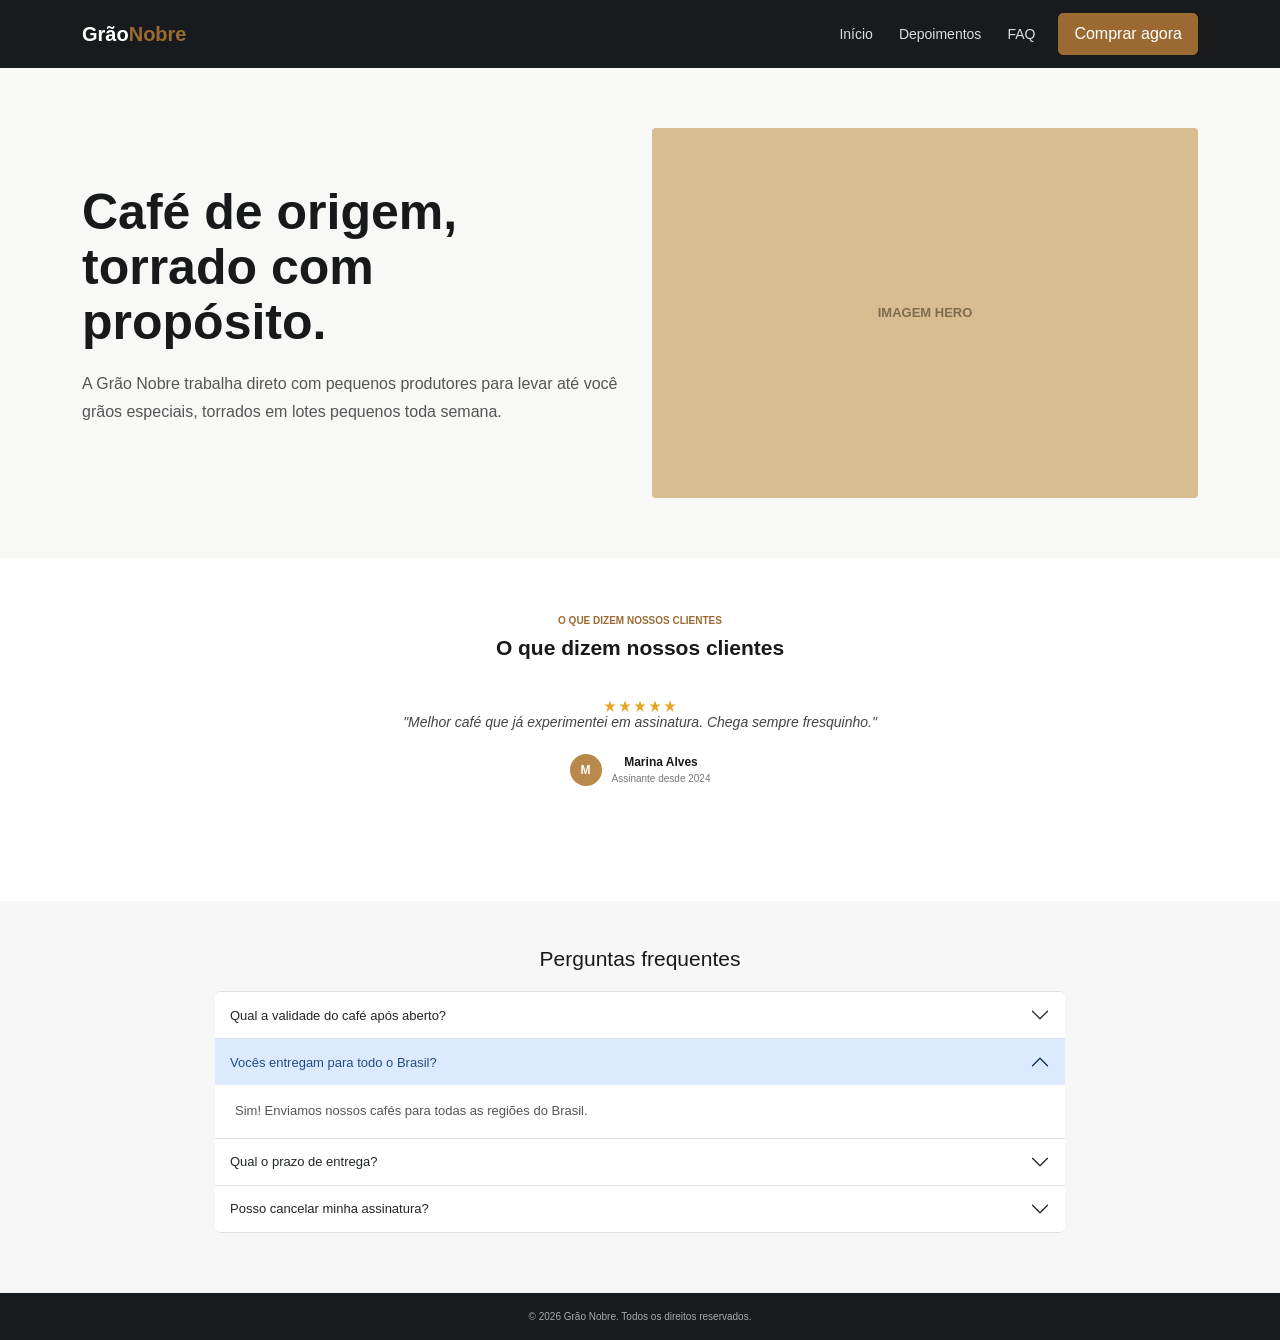
<file: bootstrap - Grão Nobre/index.html>
<!DOCTYPE html>
<html lang="pt-BR">
<head>
    <meta charset="UTF-8">
    <meta name="viewport" content="width=device-width, initial-scale=1.0">
    <title>Grão Nobre</title>
    <link 
        href="https://cdn.jsdelivr.net/npm/bootstrap@5.3.3/dist/css/bootstrap.min.css" rel="stylesheet">
    <link rel="stylesheet" href="style.css">
</head>
<body>

    <nav class="navbar navbar-expand-lg navbar-dark navbar-custom">

        <div class="container">

            <a class="navbar-brand logo" href="#inicio">
                Grão<span>Nobre</span>
            </a>

            <button 
                class="navbar-toggler"
                type="button"
                data-bs-toggle="collapse"
                data-bs-target="#menuNavbar">

                <span class="navbar-toggler-icon"></span>

            </button>

            <div class="collapse navbar-collapse" id="menuNavbar">

                <ul class="navbar-nav ms-auto align-items-lg-center">

                    <li class="nav-item">
                        <a class="nav-link" href="#inicio">
                            Início
                        </a>
                    </li>

                    <li class="nav-item">
                        <a class="nav-link" href="#depoimentos">
                            Depoimentos
                        </a>
                    </li>

                    <li class="nav-item">
                        <a class="nav-link" href="#faq">
                            FAQ
                        </a>
                    </li>

                    <li class="nav-item">

                        <button 
                            class="btn btn-comprar"
                            data-bs-toggle="modal"
                            data-bs-target="#modalPedido">
                            Comprar agora
                        </button>

                    </li>

                </ul>

            </div>

        </div>

    </nav>

    <section id="inicio" class="hero">

        <div class="container">
            <div class="row align-items-center">
                <div class="col-lg-6">

                    <h1>
                        Café de origem,
                        <br>
                        torrado com propósito.
                    </h1>

                    <p>
                        A Grão Nobre trabalha direto com pequenos
                        produtores para levar até você grãos especiais,
                        torrados em lotes pequenos toda semana.
                    </p>

                </div>

                <div class="col-lg-6">

                    <div class="imagem-hero">

                        <span>
                            IMAGEM HERO
                        </span>

                    </div>

                </div>

            </div>

        </div>

    </section>


    <section id="depoimentos" class="depoimentos">

        <div class="container text-center">

            <p class="titulo-pequeno">
                O QUE DIZEM NOSSOS CLIENTES
            </p>

            <h2>
                O que dizem nossos clientes
            </h2>


            <div 
                id="carouselDepoimentos"
                class="carousel slide"
                data-bs-ride="carousel">

                <div class="carousel-inner">

                    <div class="carousel-item active">

                        <div class="depoimento">

                            <div class="estrelas">
                                <span></span>
                                <span></span>
                                <span></span>
                                <span></span>
                                <span></span>
                            </div>

                            <p class="texto-depoimento">
                                "Melhor café que já experimentei
                                em assinatura. Chega sempre fresquinho."
                            </p>

                            <div class="cliente">

                                <div class="avatar">
                                    M
                                </div>

                                <div>
                                    <strong>
                                        Marina Alves
                                    </strong>

                                    <small>
                                        Assinante desde 2024
                                    </small>
                                </div>

                            </div>

                        </div>

                    </div>

                    <div class="carousel-item">

                        <div class="depoimento">

                            <div class="estrelas">
                                <span></span>
                                <span></span>
                                <span></span>
                                <span></span>
                                <span></span>
                            </div>

                            <p class="texto-depoimento">
                                "O aroma e o sabor são incríveis.
                                Adorei receber o café em casa."
                            </p>

                            <div class="cliente">

                                <div class="avatar">
                                    R
                                </div>

                                <div>

                                    <strong>
                                        Rafael Souza
                                    </strong>

                                    <small>
                                        Cliente desde 2023
                                    </small>

                                </div>

                            </div>

                        </div>

                    </div>

                    <div class="carousel-item">

                        <div class="depoimento">

                            <div class="estrelas">
                                <span></span>
                                <span></span>
                                <span></span>
                                <span></span>
                                <span></span>
                            </div>

                            <p class="texto-depoimento">
                                "Gostei muito da qualidade
                                e da variedade dos grãos."
                            </p>

                            <div class="cliente">

                                <div class="avatar">
                                    A
                                </div>

                                <div>

                                    <strong>
                                        Ana Costa
                                    </strong>

                                    <small>
                                        Cliente desde 2025
                                    </small>

                                </div>

                            </div>

                        </div>

                    </div>

                </div>


                <button 
                    class="carousel-control-prev"
                    type="button"
                    data-bs-target="#carouselDepoimentos"
                    data-bs-slide="prev"
                >

                    <span class="carousel-control-prev-icon"></span>

                    <span class="visually-hidden">
                        Anterior
                    </span>

                </button>


                <button 
                    class="carousel-control-next"
                    type="button"
                    data-bs-target="#carouselDepoimentos"
                    data-bs-slide="next"
                >

                    <span class="carousel-control-next-icon"></span>

                    <span class="visually-hidden">
                        Próximo
                    </span>

                </button>

                <div class="carousel-indicators">

                    <button 
                        type="button"
                        data-bs-target="#carouselDepoimentos"
                        data-bs-slide-to="0"
                        class="active"
                    ></button>

                    <button 
                        type="button"
                        data-bs-target="#carouselDepoimentos"
                        data-bs-slide-to="1"
                    ></button>

                    <button 
                        type="button"
                        data-bs-target="#carouselDepoimentos"
                        data-bs-slide-to="2"
                    ></button>

                </div>

            </div>

        </div>

    </section>


    <section id="faq" class="faq">

        <div class="container">

            <h2>
                Perguntas frequentes
            </h2>

            <div 
                class="accordion"
                id="accordionFAQ"
            >


                <div class="accordion-item">

                    <h3 class="accordion-header">

                        <button 
                            class="accordion-button collapsed"
                            type="button"
                            data-bs-toggle="collapse"
                            data-bs-target="#pergunta1"
                        >
                            Qual a validade do café após aberto?
                        </button>

                    </h3>


                    <div 
                        id="pergunta1"
                        class="accordion-collapse collapse"
                        data-bs-parent="#accordionFAQ"
                    >

                        <div class="accordion-body">

                            Recomendamos consumir o café em
                            até 30 dias após a abertura.

                        </div>

                    </div>

                </div>


                <div class="accordion-item">

                    <h3 class="accordion-header">

                        <button 
                            class="accordion-button"
                            type="button"
                            data-bs-toggle="collapse"
                            data-bs-target="#pergunta2"
                        >
                            Vocês entregam para todo o Brasil?
                        </button>

                    </h3>


                    <div 
                        id="pergunta2"
                        class="accordion-collapse collapse show"
                        data-bs-parent="#accordionFAQ"
                    >

                        <div class="accordion-body">

                            Sim! Enviamos nossos cafés
                            para todas as regiões do Brasil.

                        </div>

                    </div>

                </div>


                <div class="accordion-item">

                    <h3 class="accordion-header">

                        <button 
                            class="accordion-button collapsed"
                            type="button"
                            data-bs-toggle="collapse"
                            data-bs-target="#pergunta3"
                        >
                            Qual o prazo de entrega?
                        </button>

                    </h3>


                    <div 
                        id="pergunta3"
                        class="accordion-collapse collapse"
                        data-bs-parent="#accordionFAQ"
                    >

                        <div class="accordion-body">

                            O prazo depende da região
                            e será informado durante a compra.

                        </div>

                    </div>

                </div>

                <div class="accordion-item">

                    <h3 class="accordion-header">

                        <button 
                            class="accordion-button collapsed"
                            type="button"
                            data-bs-toggle="collapse"
                            data-bs-target="#pergunta4"
                        >
                            Posso cancelar minha assinatura?
                        </button>

                    </h3>


                    <div 
                        id="pergunta4"
                        class="accordion-collapse collapse"
                        data-bs-parent="#accordionFAQ"
                    >

                        <div class="accordion-body">

                            Sim. O cancelamento pode ser
                            solicitado antes do próximo envio.

                        </div>

                    </div>

                </div>

            </div>

        </div>

    </section>


    <footer class="footer">

        <div class="container text-center">

            <p>
                © 2026 Grão Nobre. Todos os direitos reservados.
            </p>

        </div>

    </footer>


    <div 
        class="modal fade"
        id="modalPedido"
        tabindex="-1"
        aria-hidden="true"
    >

        <div class="modal-dialog modal-dialog-centered">

            <div class="modal-content">

                <div class="modal-header">

                    <h2 class="modal-title">
                        Faça seu pedido:
                    </h2>

                    <button 
                        type="button"
                        class="btn-close"
                        data-bs-dismiss="modal"
                    ></button>

                </div>


                <div class="modal-body">


                    <div class="form-check">

                        <input 
                            class="form-check-input"
                            type="checkbox"
                            id="kit"
                        >

                        <label 
                            class="form-check-label"
                            for="kit"
                        >
                            Kit de degustação
                        </label>

                    </div>


                    <div class="form-check">

                        <input 
                            class="form-check-input"
                            type="checkbox"
                            id="pacote250"
                        >

                        <label 
                            class="form-check-label"
                            for="pacote250"
                        >
                            1 pacote de 250g
                        </label>

                    </div>


                    <div class="form-check">

                        <input 
                            class="form-check-input"
                            type="checkbox"
                            id="pacotes"
                        >

                        <label 
                            class="form-check-label"
                            for="pacotes"
                        >
                            5 pacotes de 250g
                        </label>

                    </div>

                </div>

                <div class="modal-footer">

                    <button 
                        type="button"
                        class="btn btn-primary"
                        id="carrinho"
                    >
                        Ir para o carrinho
                    </button>

                </div>

            </div>

        </div>

    </div>

    <script src="https://cdn.jsdelivr.net/npm/bootstrap@5.3.3/dist/js/bootstrap.bundle.min.js"></script>

    <script src="script.js"></script>

</body>

</html>
</file>
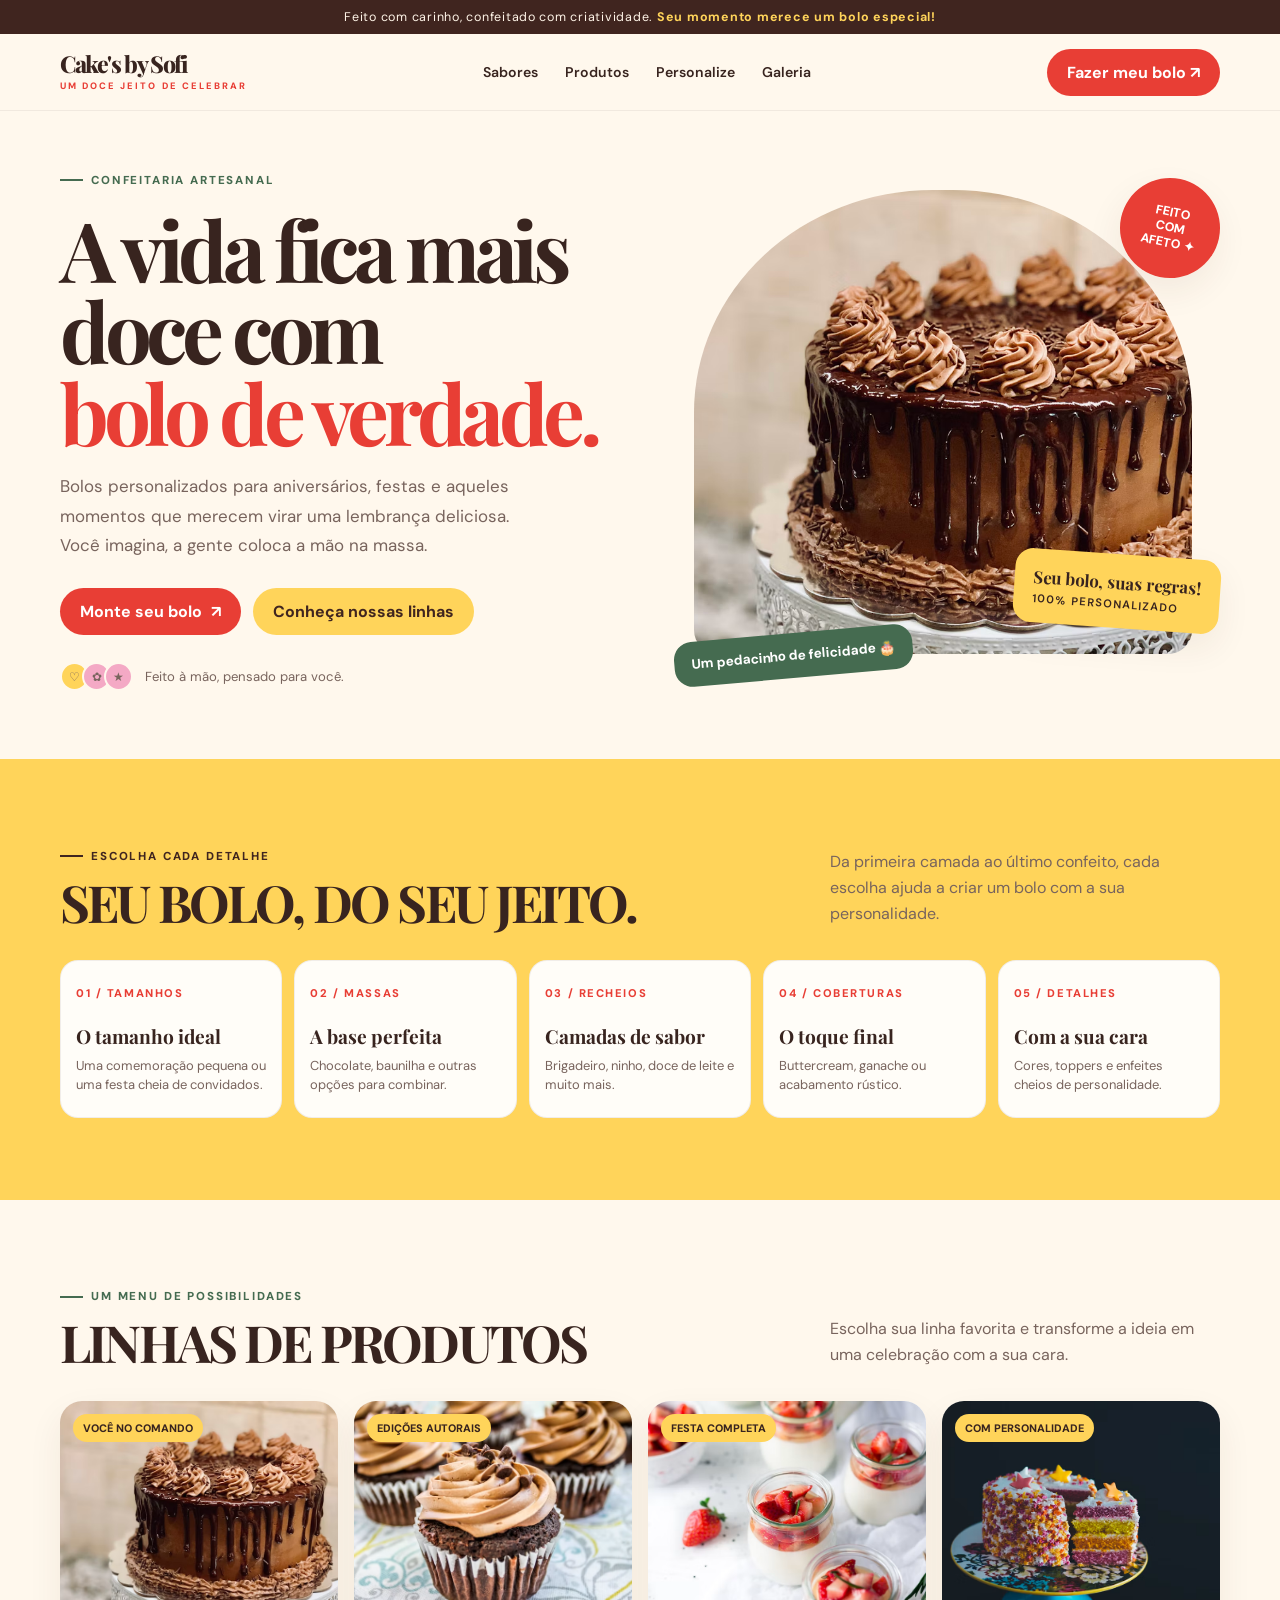
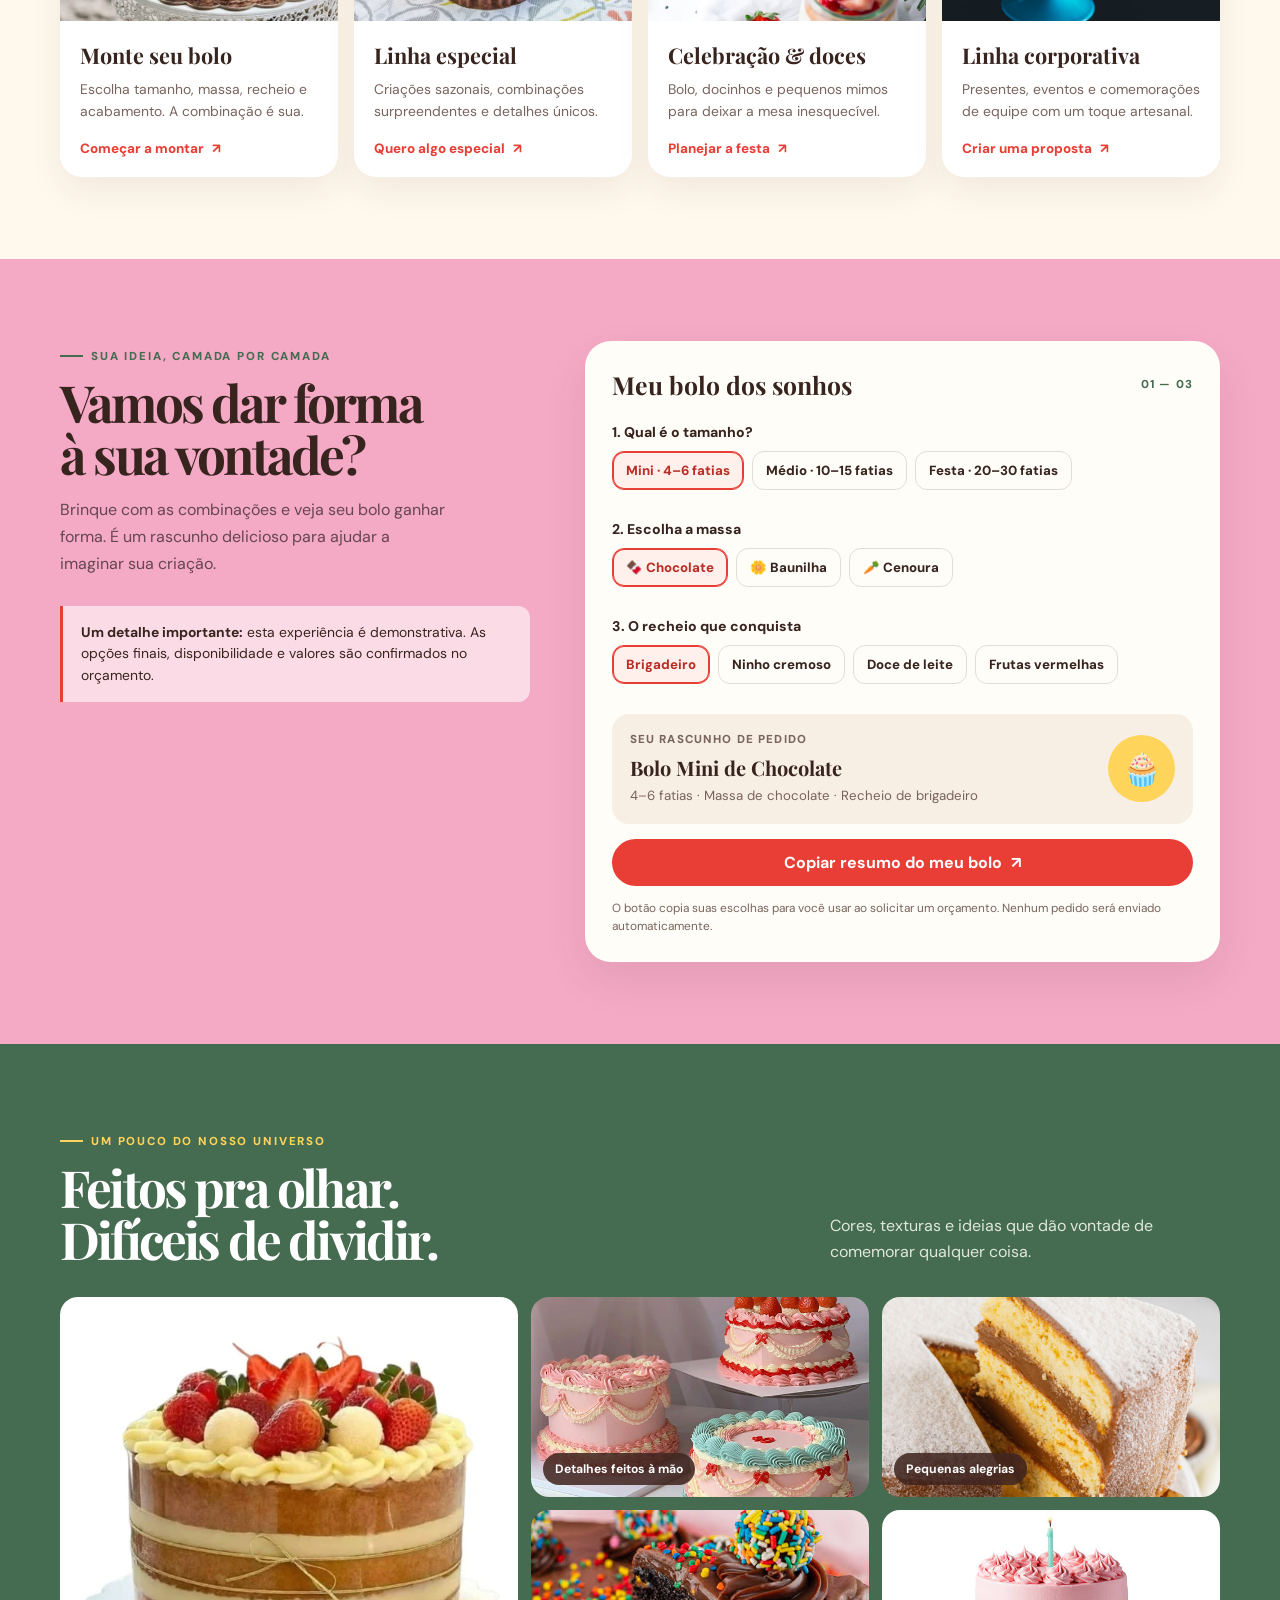
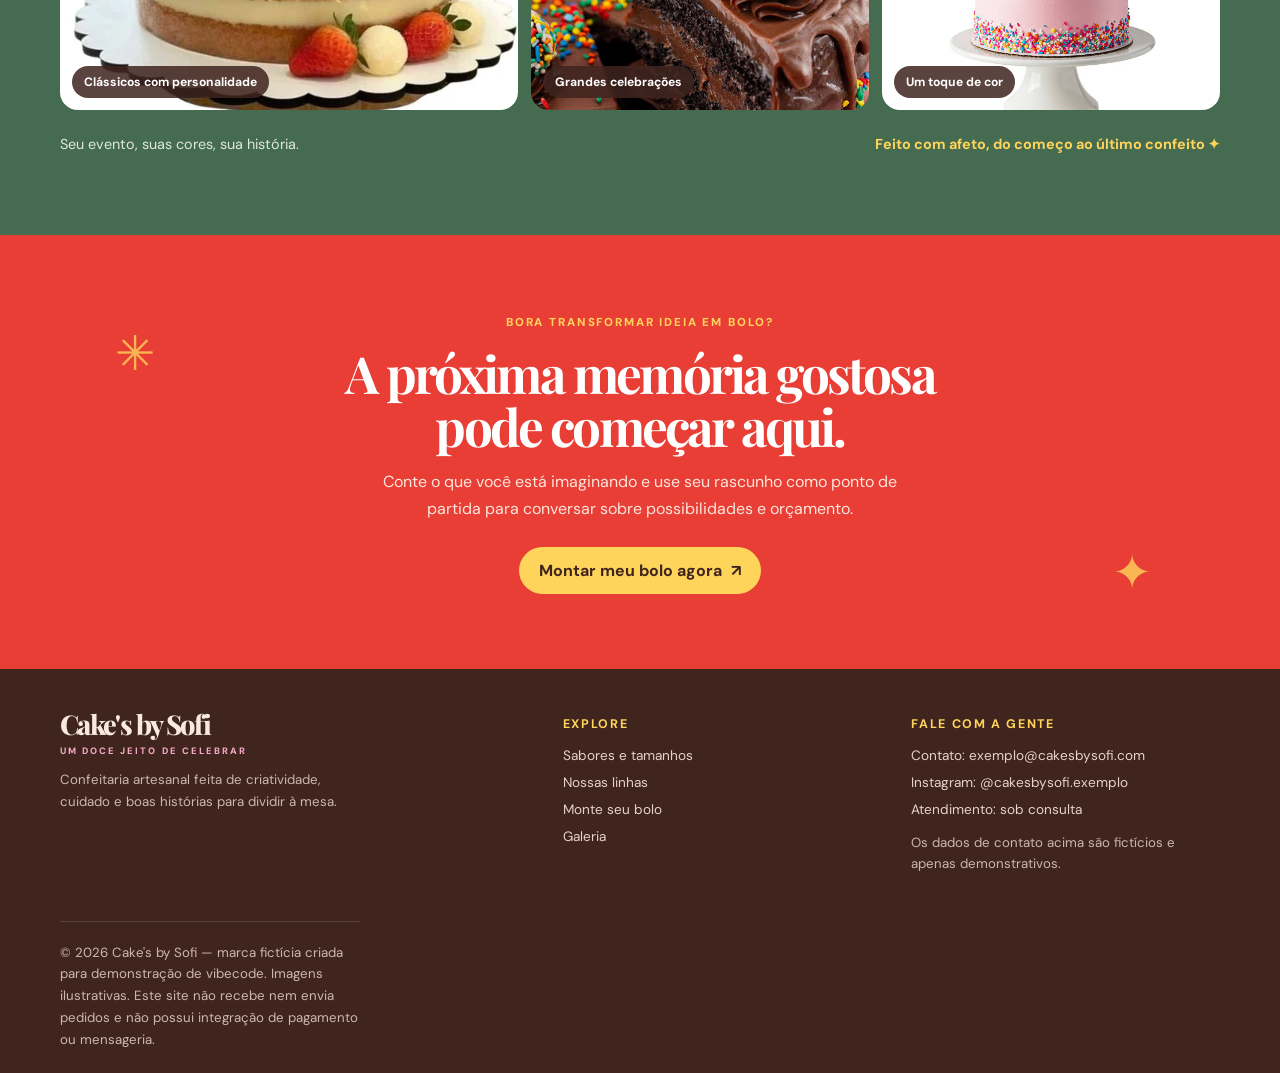
<file: vibecode/index.html>
<!DOCTYPE html>
<html lang="pt-BR">

<head>
    <meta charset="UTF-8">
    <meta name="viewport" content="width=device-width, initial-scale=1.0">
    <title>Cake's by Sofi — Um bolo, mil jeitos de celebrar</title>
    <meta name="description"
        content="Bolos artesanais personalizados para transformar momentos em celebrações deliciosas.">

    <style>
        @import url('https://fonts.googleapis.com/css2?family=DM+Sans:wght@400;500;600;700&family=Playfair+Display:wght@600;700;800&display=swap');

        :root {
            --red: #e83e35;
            --yellow: #ffd45a;
            --pink: #f4a9c5;
            --green: #456b50;
            --brown: #40251f;
            --cream: #fff8ed;
            --white: #fffdf8;
            --ink: #38241f;
            --muted: #78645d;
            --radius: 22px;
            --shadow: 0 14px 35px #40251f12;
        }

        * {
            box-sizing: border-box;
        }

        html {
            scroll-behavior: smooth;
            scroll-padding-top: 85px;
        }

        body {
            margin: 0;
            background: var(--cream);
            color: var(--ink);
            font-family: 'DM Sans', sans-serif;
        }

        a {
            color: inherit;
            text-decoration: none;
        }

        button,
        select {
            font: inherit;
        }

        .wrap {
            width: min(1160px, calc(100% - 40px));
            margin: auto;
        }

        .topbar {
            background: var(--brown);
            color: #fff5e8;
            text-align: center;
            padding: 9px 12px;
            font-size: .78rem;
            letter-spacing: .06em;
        }

        .topbar b {
            color: var(--yellow);
        }

        header {
            position: sticky;
            top: 0;
            z-index: 20;
            background: #fff8edeb;
            backdrop-filter: blur(12px);
            border-bottom: 1px solid #40251f12;
        }

        .nav {
            height: 76px;
            display: flex;
            align-items: center;
            justify-content: space-between;
            gap: 22px;
        }

        .logo {
            font-family: 'Playfair Display', serif;
            font-size: 1.45rem;
            font-weight: 800;
            letter-spacing: -.06em;
            line-height: .9;
        }

        .logo span {
            display: block;
            color: var(--red);
            font-family: 'DM Sans', sans-serif;
            font-size: .58rem;
            letter-spacing: .22em;
            text-transform: uppercase;
            margin-top: 7px;
        }

        .navlinks {
            display: flex;
            gap: 27px;
            font-size: .88rem;
            font-weight: 600;
        }

        .navlinks a:hover {
            color: var(--red);
        }

        .nav-cta,
        .btn {
            border: 0;
            border-radius: 999px;
            padding: 13px 20px;
            background: var(--red);
            color: white;
            font-weight: 700;
            display: inline-flex;
            align-items: center;
            justify-content: center;
            gap: 9px;
            cursor: pointer;
            transition: transform .2s, background .2s;
        }

        .nav-cta:hover,
        .btn:hover {
            transform: translateY(-2px);
            background: #c92f29;
        }

        .btn.secondary {
            background: var(--yellow);
            color: var(--brown);
        }

        .btn.outline {
            background: transparent;
            color: var(--brown);
            border: 1.5px solid #40251f35;
        }

        .hero {
            padding: 54px 0 68px;
            overflow: hidden;
        }

        .hero-grid {
            display: grid;
            grid-template-columns: 1.02fr .98fr;
            align-items: center;
            gap: 46px;
        }

        .eyebrow {
            display: inline-flex;
            align-items: center;
            gap: 8px;
            text-transform: uppercase;
            letter-spacing: .16em;
            font-size: .72rem;
            font-weight: 800;
            color: var(--green);
        }

        .eyebrow:before {
            content: '';
            width: 23px;
            height: 2px;
            background: currentColor;
        }

        .hero h1 {
            font-family: 'Playfair Display', serif;
            font-size: clamp(3.1rem, 6.5vw, 5.8rem);
            letter-spacing: -.065em;
            line-height: .98;
            margin: 20px 0;
            max-width: 600px;
        }

        .hero h1 em {
            font-style: normal;
            color: var(--red);
            position: relative;
            white-space: nowrap;
        }

        .hero p {
            max-width: 470px;
            color: var(--muted);
            font-size: 1.06rem;
            line-height: 1.75;
            margin: 0 0 27px;
        }

        .hero-actions {
            display: flex;
            flex-wrap: wrap;
            gap: 12px;
        }

        .micro-proof {
            display: flex;
            align-items: center;
            gap: 12px;
            margin-top: 27px;
            font-size: .82rem;
            color: var(--muted);
        }

        .avatars {
            display: flex;
        }

        .avatars span {
            width: 29px;
            height: 29px;
            border-radius: 50%;
            border: 2px solid var(--cream);
            margin-left: -7px;
            background: var(--pink);
            display: grid;
            place-items: center;
            font-size: .75rem;
        }

        .avatars span:first-child {
            margin-left: 0;
            background: var(--yellow);
        }

        .hero-art {
            position: relative;
            min-height: 500px;
        }

        .hero-photo {
            position: absolute;
            inset: 12px 28px 24px 20px;
            border-radius: 48% 48% 24px 24px;
            overflow: hidden;
            background: #f4a9c5;
        }

        .hero-photo img {
            width: 100%;
            height: 100%;
            object-fit: cover;
        }

        .photo-label {
            position: absolute;
            right: 0;
            bottom: 50px;
            background: var(--yellow);
            padding: 17px 19px;
            border-radius: 18px;
            box-shadow: var(--shadow);
            font-family: 'Playfair Display', serif;
            font-weight: 700;
            font-size: 1.05rem;
            transform: rotate(4deg);
        }

        .photo-label small {
            display: block;
            font: 600 .7rem 'DM Sans', sans-serif;
            letter-spacing: .1em;
            text-transform: uppercase;
            margin-top: 4px;
        }

        .sunburst {
            position: absolute;
            top: 0;
            right: 0;
            width: 100px;
            height: 100px;
            background: var(--red);
            border-radius: 50%;
            display: grid;
            place-items: center;
            color: white;
            font-weight: 800;
            font-size: .78rem;
            text-align: center;
            line-height: 1.25;
            transform: rotate(12deg);
            box-shadow: var(--shadow);
        }

        .scribble {
            position: absolute;
            bottom: 0;
            left: 0;
            background: var(--green);
            color: white;
            border-radius: 18px;
            padding: 14px 17px;
            font-size: .85rem;
            font-weight: 700;
            transform: rotate(-5deg);
        }

        .section {
            padding: 82px 0;
        }

        .section-head {
            display: flex;
            align-items: end;
            justify-content: space-between;
            gap: 24px;
            margin-bottom: 32px;
        }

        .section-head h2,
        .custom-copy h2,
        .final-cta h2 {
            font-family: 'Playfair Display', serif;
            font-size: clamp(2.2rem, 4vw, 3.6rem);
            line-height: 1.02;
            letter-spacing: -.055em;
            margin: 12px 0 0;
        }

        .section-head p {
            color: var(--muted);
            max-width: 390px;
            line-height: 1.65;
            margin: 0;
        }

        .strip-section {
            background: var(--yellow);
            position: relative;
        }

        .strip-section .eyebrow {
            color: var(--brown);
        }

        .category-grid {
            display: grid;
            grid-template-columns: repeat(5, 1fr);
            gap: 12px;
        }

        .category {
            background: var(--white);
            border: 1px solid #40251f12;
            border-radius: 18px;
            padding: 20px 15px;
            min-height: 158px;
            transition: transform .2s;
        }

        .category:hover {
            transform: translateY(-5px);
        }

        .category .number {
            font-size: .7rem;
            letter-spacing: .14em;
            color: var(--red);
            font-weight: 800;
        }

        .category h3 {
            font-family: 'Playfair Display', serif;
            font-size: 1.2rem;
            margin: 21px 0 7px;
        }

        .category p {
            font-size: .81rem;
            line-height: 1.5;
            color: var(--muted);
            margin: 0;
        }

        .products {
            background: var(--cream);
        }

        .product-grid {
            display: grid;
            grid-template-columns: repeat(4, minmax(0, 1fr));
            align-items: stretch;
            gap: 16px;
        }

        .product-card {
            height: 100%;
            min-width: 0;
            border-radius: var(--radius);
            overflow: hidden;
            background: white;
            box-shadow: var(--shadow);
            display: flex;
            flex-direction: column;
        }

        .product-img {
            height: 220px;
            position: relative;
            overflow: hidden;
            flex-shrink: 0;
        }

        .product-img img {
            width: 100%;
            height: 100%;
            object-fit: cover;
            transition: transform .5s;
        }

        .product-card:hover img {
            transform: scale(1.05);
        }

        .tag {
            position: absolute;
            top: 13px;
            left: 13px;
            background: var(--yellow);
            padding: 7px 10px;
            border-radius: 99px;
            font-size: .68rem;
            font-weight: 800;
        }

        .product-body {
            padding: 20px;
            display: flex;
            flex-direction: column;
            flex: 1;
        }

        .product-body h3 {
            font-family: 'Playfair Display', serif;
            font-size: 1.35rem;
            margin: 0 0 9px;
        }

        .product-body p {
            font-size: .87rem;
            line-height: 1.6;
            color: var(--muted);
            margin: 0 0 18px;
            flex: 1;
        }

        .text-link {
            font-size: .84rem;
            font-weight: 800;
            color: var(--red);
            display: inline-flex;
            gap: 8px;
            align-items: center;
        }

        .custom {
            background: var(--pink);
            position: relative;
            overflow: hidden;
        }

        .custom-grid {
            display: grid;
            grid-template-columns: .85fr 1.15fr;
            gap: 55px;
            align-items: start;
        }

        .custom-copy p {
            line-height: 1.7;
            color: #66464f;
            max-width: 390px;
        }

        .custom-note {
            margin-top: 28px;
            padding: 16px 18px;
            border-left: 3px solid var(--red);
            background: #fff7f7a8;
            border-radius: 0 12px 12px 0;
            font-size: .87rem;
            line-height: 1.55;
        }

        .builder {
            background: var(--white);
            padding: 27px;
            border-radius: 26px;
            box-shadow: 0 18px 45px #40251f16;
        }

        .builder-top {
            display: flex;
            justify-content: space-between;
            align-items: center;
            margin-bottom: 22px;
        }

        .builder-top h3 {
            font-family: 'Playfair Display', serif;
            font-size: 1.55rem;
            margin: 0;
        }

        .step-label {
            font-size: .72rem;
            font-weight: 800;
            color: var(--green);
            letter-spacing: .1em;
            text-transform: uppercase;
        }

        .field {
            margin-bottom: 20px;
        }

        .field label {
            display: block;
            font-weight: 800;
            font-size: .88rem;
            margin-bottom: 10px;
        }

        .options {
            display: flex;
            flex-wrap: wrap;
            gap: 8px;
        }

        .option {
            position: relative;
        }

        .option input {
            position: absolute;
            opacity: 0;
            pointer-events: none;
        }

        .option span {
            display: block;
            border: 1.5px solid #40251f25;
            border-radius: 12px;
            padding: 10px 13px;
            font-size: .83rem;
            cursor: pointer;
            transition: .2s;
        }

        .option input:checked+span {
            border-color: var(--red);
            background: #fff0ec;
            color: #b92e27;
            box-shadow: inset 0 0 0 1px var(--red);
            font-weight: 800;
        }

        .summary {
            background: #f8efe4;
            border-radius: 17px;
            padding: 18px;
            display: grid;
            grid-template-columns: 1fr auto;
            gap: 15px;
            align-items: center;
            margin-top: 5px;
        }

        .summary small {
            display: block;
            color: var(--muted);
            font-size: .72rem;
            text-transform: uppercase;
            letter-spacing: .1em;
            font-weight: 800;
            margin-bottom: 7px;
        }

        .summary h4 {
            font-family: 'Playfair Display', serif;
            font-size: 1.25rem;
            margin: 0 0 5px;
        }

        .summary p {
            font-size: .83rem;
            color: var(--muted);
            line-height: 1.5;
            margin: 0;
        }

        .cake-icon {
            width: 67px;
            height: 67px;
            border-radius: 50%;
            background: var(--yellow);
            display: grid;
            place-items: center;
            font-size: 2rem;
        }

        .builder-foot {
            font-size: .74rem;
            color: var(--muted);
            line-height: 1.5;
            margin: 14px 0 0;
        }

        .gallery {
            background: var(--green);
            color: white;
        }

        .gallery .eyebrow {
            color: var(--yellow);
        }

        .gallery .section-head p {
            color: #e0e8dc;
        }

        .gallery-grid {
            display: grid;
            grid-template-columns: 1.15fr .85fr .85fr;
            grid-template-rows: 200px 200px;
            gap: 13px;
        }

        .gallery-item {
            overflow: hidden;
            border-radius: 18px;
            position: relative;
            background: #6b806c;
        }

        .gallery-item:first-child {
            grid-row: span 2;
        }

        .gallery-item img {
            width: 100%;
            height: 100%;
            object-fit: cover;
            transition: transform .5s;
        }

        .gallery-item:hover img {
            transform: scale(1.05);
        }

        .gallery-item span {
            position: absolute;
            bottom: 12px;
            left: 12px;
            background: #40251fda;
            color: white;
            border-radius: 99px;
            padding: 8px 12px;
            font-size: .76rem;
            font-weight: 700;
        }

        .gallery-foot {
            display: flex;
            justify-content: space-between;
            gap: 20px;
            align-items: center;
            margin-top: 25px;
            color: #e0e8dc;
            font-size: .9rem;
        }

        .gallery-foot strong {
            color: var(--yellow);
        }

        .final-cta {
            padding: 75px 0;
            background: var(--red);
            color: white;
            text-align: center;
            position: relative;
            overflow: hidden;
        }

        .final-cta .eyebrow {
            color: var(--yellow);
            justify-content: center;
        }

        .final-cta .eyebrow:before {
            display: none;
        }

        .final-cta h2 {
            max-width: 700px;
            margin: 16px auto;
        }

        .final-cta p {
            max-width: 530px;
            margin: 16px auto 25px;
            line-height: 1.7;
            color: #ffe5dc;
        }

        .final-cta .btn {
            background: var(--yellow);
            color: var(--brown);
        }

        .cta-spark {
            position: absolute;
            font-size: 3rem;
            color: var(--yellow);
            opacity: .8;
        }

        .spark-one {
            left: 9%;
            top: 20%;
        }

        .spark-two {
            right: 10%;
            bottom: 15%;
        }

        footer {
            background: var(--brown);
            color: #f9eadd;
            padding: 43px 0 22px;
        }

        .footer-grid {
            display: grid;
            grid-template-columns: 1.5fr 1fr 1fr;
            gap: 40px;
            padding-bottom: 32px;
        }

        .footer-brand .logo {
            font-size: 1.7rem;
        }

        .footer-brand .logo span {
            color: var(--pink);
        }

        footer p {
            font-size: .83rem;
            line-height: 1.65;
            color: #cdb8ac;
            max-width: 300px;
        }

        footer h4 {
            font-size: .78rem;
            text-transform: uppercase;
            letter-spacing: .13em;
            color: var(--yellow);
            margin: 4px 0 15px;
        }

        footer ul {
            list-style: none;
            padding: 0;
            margin: 0;
            display: grid;
            gap: 10px;
            font-size: .85rem;
            color: #e7d3c7;
        }

        footer a:hover {
            color: var(--yellow);
        }

        .demo-note {
            border-top: 1px solid #ffffff20;
            padding-top: 20px;
            margin: 0;
        }

        @media (max-width: 900px) {
            .navlinks {
                gap: 13px;
            }

            .hero-grid {
                gap: 24px;
            }

            .hero-art {
                min-height: 420px;
            }

            .product-grid {
                grid-template-columns: repeat(2, minmax(0, 1fr));
            }

            .custom-grid {
                gap: 30px;
            }
        }

        @media (max-width: 650px) {
            .wrap {
                width: min(100% - 30px, 520px);
            }

            .nav {
                height: auto;
                min-height: 72px;
                flex-wrap: wrap;
                padding: 15px 0;
            }

            .navlinks {
                order: 3;
                width: 100%;
                overflow-x: auto;
                padding: 8px 0 3px;
                gap: 20px;
            }

            .nav-cta {
                padding: 10px 13px;
                font-size: .8rem;
            }

            .hero {
                padding: 38px 0 48px;
            }

            .hero-grid {
                grid-template-columns: 1fr;
            }

            .hero h1 {
                font-size: clamp(3rem, 13vw, 4.7rem);
            }

            .hero-art {
                min-height: 360px;
            }

            .section {
                padding: 58px 0;
            }

            .section-head {
                display: block;
            }

            .section-head p {
                margin-top: 15px;
            }

            .category-grid {
                grid-template-columns: repeat(2, minmax(0, 1fr));
            }

            .product-grid {
                grid-template-columns: 1fr;
            }

            .product-img {
                height: 250px;
            }

            .custom-grid {
                grid-template-columns: 1fr;
            }

            .builder {
                padding: 20px;
            }

            .gallery-grid {
                grid-template-columns: 1fr 1fr;
                grid-template-rows: repeat(3, 180px);
            }

            .gallery-item:first-child {
                grid-row: span 2;
            }

            .gallery-foot {
                display: block;
                line-height: 1.8;
            }

            .footer-grid {
                grid-template-columns: 1fr;
                gap: 25px;
            }

            .final-cta {
                padding: 60px 0;
            }
        }
    </style>
</head>

<body>

    <div class="topbar">
        Feito com carinho, confeitado com criatividade.
        <b>Seu momento merece um bolo especial!</b>
    </div>

    <header>
        <div class="wrap nav">
            <a href="#inicio" class="logo">
                Cake's by Sofi
                <span>um doce jeito de celebrar</span>
            </a>

            <nav class="navlinks">
                <a href="#sabores">Sabores</a>
                <a href="#linhas">Produtos</a>
                <a href="#personalize">Personalize</a>
                <a href="#galeria">Galeria</a>
            </nav>

            <a href="#orcamento" class="nav-cta">Fazer meu bolo ↗</a>
        </div>
    </header>

    <main>

        <section class="hero" id="inicio">
            <div class="wrap hero-grid">
                <div>
                    <span class="eyebrow">Confeitaria artesanal</span>
                    <h1>A vida fica mais doce com <em>bolo de verdade.</em></h1>

                    <p>
                        Bolos personalizados para aniversários, festas e aqueles
                        momentos que merecem virar uma lembrança deliciosa.
                        Você imagina, a gente coloca a mão na massa.
                    </p>

                    <div class="hero-actions">
                        <a href="#personalize" class="btn">Monte seu bolo <span>↗</span></a>
                        <a href="#linhas" class="btn secondary">Conheça nossas linhas</a>
                    </div>

                    <div class="micro-proof">
                        <div class="avatars">
                            <span>♡</span><span>✿</span><span>★</span>
                        </div>
                        <span>Feito à mão, pensado para você.</span>
                    </div>
                </div>

                <div class="hero-art">
                    <div class="hero-photo">
                        <img src="./images/foto1-hero.avif" alt="Bolo artesanal decorado para uma celebração">
                    </div>
                    <div class="sunburst">FEITO<br>COM<br>AFETO ✦</div>
                    <div class="photo-label">Seu bolo, suas regras!<small>100% personalizado</small></div>
                    <div class="scribble">Um pedacinho de felicidade 🎂</div>
                </div>
            </div>
        </section>

        <section class="section strip-section" id="sabores">
            <div class="wrap">
                <div class="section-head">
                    <div>
                        <span class="eyebrow">Escolha cada detalhe</span>
                        <h2>SEU BOLO, DO SEU JEITO.</h2>
                    </div>
                    <p>Da primeira camada ao último confeito, cada escolha ajuda a criar um bolo com a sua
                        personalidade.</p>
                </div>

                <div class="category-grid">
                    <article class="category">
                        <span class="number">01 / TAMANHOS</span>
                        <h3>O tamanho ideal</h3>
                        <p>Uma comemoração pequena ou uma festa cheia de convidados.</p>
                    </article>
                    <article class="category">
                        <span class="number">02 / MASSAS</span>
                        <h3>A base perfeita</h3>
                        <p>Chocolate, baunilha e outras opções para combinar.</p>
                    </article>
                    <article class="category">
                        <span class="number">03 / RECHEIOS</span>
                        <h3>Camadas de sabor</h3>
                        <p>Brigadeiro, ninho, doce de leite e muito mais.</p>
                    </article>
                    <article class="category">
                        <span class="number">04 / COBERTURAS</span>
                        <h3>O toque final</h3>
                        <p>Buttercream, ganache ou acabamento rústico.</p>
                    </article>
                    <article class="category">
                        <span class="number">05 / DETALHES</span>
                        <h3>Com a sua cara</h3>
                        <p>Cores, toppers e enfeites cheios de personalidade.</p>
                    </article>
                </div>
            </div>
        </section>

        <section class="section products" id="linhas">
            <div class="wrap">
                <div class="section-head">
                    <div>
                        <span class="eyebrow">Um menu de possibilidades</span>
                        <h2>LINHAS DE PRODUTOS</h2>
                    </div>
                    <p>Escolha sua linha favorita e transforme a ideia em uma celebração com a sua cara.</p>
                </div>

                <div class="product-grid">
                    <article class="product-card">
                        <div class="product-img">
                            <img loading="lazy" src="./images/foto1-produto.avif" alt="Bolo artesanal decorado">
                            <span class="tag">VOCÊ NO COMANDO</span>
                        </div>
                        <div class="product-body">
                            <h3>Monte seu bolo</h3>
                            <p>Escolha tamanho, massa, recheio e acabamento. A combinação é sua.</p>
                            <a class="text-link" href="#personalize">Começar a montar <span>↗</span></a>
                        </div>
                    </article>

                    <article class="product-card">
                        <div class="product-img">
                            <img loading="lazy" src="./images/foto2-produto.avif"
                                alt="Bolo especial com decoração delicada">
                            <span class="tag">EDIÇÕES AUTORAIS</span>
                        </div>
                        <div class="product-body">
                            <h3>Linha especial</h3>
                            <p>Criações sazonais, combinações surpreendentes e detalhes únicos.</p>
                            <a class="text-link" href="#orcamento">Quero algo especial <span>↗</span></a>
                        </div>
                    </article>

                    <article class="product-card">
                        <div class="product-img">
                            <img loading="lazy" src="./images/foto3-produto.avif"
                                alt="Doces artesanais para celebração">
                            <span class="tag">FESTA COMPLETA</span>
                        </div>
                        <div class="product-body">
                            <h3>Celebração &amp; doces</h3>
                            <p>Bolo, docinhos e pequenos mimos para deixar a mesa inesquecível.</p>
                            <a class="text-link" href="#orcamento">Planejar a festa <span>↗</span></a>
                        </div>
                    </article>

                    <article class="product-card">
                        <div class="product-img">
                            <img loading="lazy" src="./images/foto4-produto.avif" alt="Bolo elegante para evento">
                            <span class="tag">COM PERSONALIDADE</span>
                        </div>
                        <div class="product-body">
                            <h3>Linha corporativa</h3>
                            <p>Presentes, eventos e comemorações de equipe com um toque artesanal.</p>
                            <a class="text-link" href="#orcamento">Criar uma proposta <span>↗</span></a>
                        </div>
                    </article>
                </div>
            </div>
        </section>

        <section class="section custom" id="personalize">
            <div class="wrap custom-grid">
                <div class="custom-copy">
                    <span class="eyebrow">Sua ideia, camada por camada</span>
                    <h2>Vamos dar forma<br>à sua vontade?</h2>
                    <p>Brinque com as combinações e veja seu bolo ganhar forma. É um rascunho delicioso para ajudar a
                        imaginar sua criação.</p>

                    <div class="custom-note">
                        <strong>Um detalhe importante:</strong>
                        esta experiência é demonstrativa. As opções finais,
                        disponibilidade e valores são confirmados no orçamento.
                    </div>
                </div>

                <div class="builder">
                    <div class="builder-top">
                        <h3>Meu bolo dos sonhos</h3>
                        <span class="step-label">01 — 03</span>
                    </div>

                    <div class="field">
                        <label>1. Qual é o tamanho?</label>
                        <div class="options">
                            <label class="option"><input type="radio" name="size" value="Mini" data-detail="4–6 fatias"
                                    checked><span>Mini · 4–6 fatias</span></label>
                            <label class="option"><input type="radio" name="size" value="Médio"
                                    data-detail="10–15 fatias"><span>Médio · 10–15 fatias</span></label>
                            <label class="option"><input type="radio" name="size" value="Festa"
                                    data-detail="20–30 fatias"><span>Festa · 20–30 fatias</span></label>
                        </div>
                    </div>

                    <div class="field">
                        <label>2. Escolha a massa</label>
                        <div class="options">
                            <label class="option"><input type="radio" name="massa" value="Chocolate" checked><span>🍫
                                    Chocolate</span></label>
                            <label class="option"><input type="radio" name="massa" value="Baunilha"><span>🌼
                                    Baunilha</span></label>
                            <label class="option"><input type="radio" name="massa" value="Cenoura"><span>🥕
                                    Cenoura</span></label>
                        </div>
                    </div>

                    <div class="field">
                        <label>3. O recheio que conquista</label>
                        <div class="options">
                            <label class="option"><input type="radio" name="recheio" value="Brigadeiro"
                                    checked><span>Brigadeiro</span></label>
                            <label class="option"><input type="radio" name="recheio" value="Ninho cremoso"><span>Ninho
                                    cremoso</span></label>
                            <label class="option"><input type="radio" name="recheio" value="Doce de leite"><span>Doce de
                                    leite</span></label>
                            <label class="option"><input type="radio" name="recheio"
                                    value="Frutas vermelhas"><span>Frutas vermelhas</span></label>
                        </div>
                    </div>

                    <div class="summary" aria-live="polite">
                        <div>
                            <small>Seu rascunho de pedido</small>
                            <h4 id="summary-title">Bolo Mini de Chocolate</h4>
                            <p id="summary-description">4–6 fatias · Massa de chocolate · Recheio de brigadeiro</p>
                        </div>
                        <div class="cake-icon" aria-hidden="true" id="cake-icon">🎂</div>
                    </div>

                    <button class="btn" style="width:100%;margin-top:15px" id="copy-order" type="button">
                        Copiar resumo do meu bolo <span>↗</span>
                    </button>

                    <p class="builder-foot" id="copy-status" aria-live="polite">
                        O botão copia suas escolhas para você usar ao solicitar um orçamento.
                        Nenhum pedido será enviado automaticamente.
                    </p>
                </div>
            </div>
        </section>

        <section class="section gallery" id="galeria">
            <div class="wrap">
                <div class="section-head">
                    <div>
                        <span class="eyebrow">Um pouco do nosso universo</span>
                        <h2>Feitos pra olhar.<br>Difíceis de dividir.</h2>
                    </div>
                    <p>Cores, texturas e ideias que dão vontade de comemorar qualquer coisa.</p>
                </div>

                <div class="gallery-grid">
                    <div class="gallery-item">
                        <img loading="lazy" src="./images/foto1-galeriaItem.webp"
                            alt="Bolo de festa com decoração delicada">
                        <span>Clássicos com personalidade</span>
                    </div>
                    <div class="gallery-item">
                        <img loading="lazy" src="./images/foto2-galeriaItem.jpg" alt="Bolo artesanal decorado">
                        <span>Detalhes feitos à mão</span>
                    </div>
                    <div class="gallery-item">
                        <img loading="lazy" src="./images/foto3-galeriaItem.jpg" alt="Docinhos delicados">
                        <span>Pequenas alegrias</span>
                    </div>
                    <div class="gallery-item">
                        <img loading="lazy" src="./images/foto4-galeriaItem.jpg" alt="Bolo para uma ocasião especial">
                        <span>Grandes celebrações</span>
                    </div>
                    <div class="gallery-item">
                        <img loading="lazy" src="./images/foto5-galeriaItem.jpg" alt="Sobremesa artesanal colorida">
                        <span>Um toque de cor</span>
                    </div>
                </div>

                <div class="gallery-foot">
                    <span>Seu evento, suas cores, sua história.</span>
                    <strong>Feito com afeto, do começo ao último confeito ✦</strong>
                </div>
            </div>
        </section>

        <section class="final-cta" id="orcamento">
            <span class="cta-spark spark-one">✳</span>
            <span class="cta-spark spark-two">✦</span>

            <div class="wrap">
                <span class="eyebrow">Bora transformar ideia em bolo?</span>
                <h2>A próxima memória gostosa pode começar aqui.</h2>
                <p>Conte o que você está imaginando e use seu rascunho como ponto de partida para conversar sobre
                    possibilidades e orçamento.</p>
                <a href="#personalize" class="btn">Montar meu bolo agora <span>↗</span></a>
            </div>
        </section>

    </main>

    <footer>
        <div class="wrap">
            <div class="footer-grid">
                <div class="footer-brand">
                    <a href="#inicio" class="logo">Cake's by Sofi<span>um doce jeito de celebrar</span></a>
                    <p>Confeitaria artesanal feita de criatividade, cuidado e boas histórias para dividir à mesa.</p>
                </div>

                <div>
                    <h4>Explore</h4>
                    <ul>
                        <li><a href="#sabores">Sabores e tamanhos</a></li>
                        <li><a href="#linhas">Nossas linhas</a></li>
                        <li><a href="#personalize">Monte seu bolo</a></li>
                        <li><a href="#galeria">Galeria</a></li>
                    </ul>
                </div>

                <div>
                    <h4>Fale com a gente</h4>
                    <ul>
                        <li>Contato: exemplo@cakesbysofi.com</li>
                        <li>Instagram: @cakesbysofi.exemplo</li>
                        <li>Atendimento: sob consulta</li>
                    </ul>
                    <p>Os dados de contato acima são fictícios e apenas demonstrativos.</p>
                </div>
            </div>

            <p class="demo-note">
                © 2026 Cake's by Sofi — marca fictícia criada para demonstração de vibecode.
                Imagens ilustrativas. Este site não recebe nem envia pedidos e não possui
                integração de pagamento ou mensageria.
            </p>
        </div>
    </footer>

    <script>
        (function () {
            const form = document.querySelector('.builder');
            const title = document.getElementById('summary-title');
            const desc = document.getElementById('summary-description');
            const icon = document.getElementById('cake-icon');
            const status = document.getElementById('copy-status');

            function selected(name) {
                const el = form.querySelector(
                    'input[name="' + name + '"]:checked'
                );
                return el ? el.value : '';
            }

            function update() {
                const size = form.querySelector('input[name="size"]:checked');
                const massa = selected('massa');
                const recheio = selected('recheio');
                const sizeName = selected('size');
                const portions = size ? size.dataset.detail : '';

                title.textContent = 'Bolo ' + sizeName + ' de ' + massa;

                desc.textContent =
                    portions +
                    ' · Massa de ' + massa.toLowerCase() +
                    ' · Recheio de ' + recheio.toLowerCase();

                icon.textContent =
                    sizeName === 'Festa' ? '🎂' :
                        sizeName === 'Médio' ? '🍰' : '🧁';

                status.textContent =
                    'O botão copia suas escolhas para você usar ao solicitar ' +
                    'um orçamento. Nenhum pedido será enviado automaticamente.';
            }

            form.querySelectorAll('input[type="radio"]').forEach(input => {
                input.addEventListener('change', update);
            });

            document.getElementById('copy-order').addEventListener(
                'click',
                async function () {
                    const summary = title.textContent + '\n' + desc.textContent;

                    try {
                        if (navigator.clipboard && window.isSecureContext) {
                            await navigator.clipboard.writeText(summary);
                            status.textContent =
                                'Resumo copiado! Agora você pode colá-lo onde preferir.';
                        } else {
                            const ta = document.createElement('textarea');
                            ta.value = summary;
                            ta.style.position = 'fixed';
                            ta.style.opacity = '0';
                            document.body.appendChild(ta);
                            ta.select();

                            const ok = document.execCommand('copy');
                            ta.remove();

                            status.textContent = ok
                                ? 'Resumo copiado! Agora você pode colá-lo onde preferir.'
                                : 'Selecione e copie este resumo: ' + summary;
                        }
                    } catch (e) {
                        status.textContent = 'Seu resumo: ' + summary;
                    }
                }
            );

            update();
        })();
    </script>

</body>

</html>
</file>
<file: bootstrap - Grão Nobre/style.css>
* {
    box-sizing: border-box;
}

html {
    scroll-behavior: smooth;
}

body {
    margin: 0;
    font-family: Arial, Helvetica, sans-serif;
    color: #17191b;
    background-color: white;
}

.navbar-custom {

    background-color: #171b1e !important;
    min-height: 68px;
    padding: 10px 0;
}

.logo {

    font-size: 20px;
    font-weight: bold;
    color: white !important;
}

.logo span {
    color: #9b6a32;
}

.navbar-custom .nav-link {

    color: #dddddd !important;
    margin-left: 10px;
    font-size: 14px;

}


.navbar-custom .nav-link:hover {

    color: white !important;

}

.btn-comprar {

    background-color: #9b6a32;
    color: white;
    border: 1px solid #9b6a32;
    margin-left: 15px;
    padding: 8px 15px;
    border-radius: 5px;

}


.btn-comprar:hover {

    background-color: #7d5228;
    border-color: #7d5228;
    color: white;

}

.hero {

    background-color: #f8f8f7;
    padding: 60px 0;

}


.hero h1 {

    font-size: 50px;
    line-height: 1.1;
    font-weight: 700;
    margin-bottom: 20px;

}


.hero p {

    color: #555555;
    font-size: 16px;
    line-height: 1.7;
    max-width: 600px;

}

.imagem-hero {

    height: 370px;
    background-color: #d8bd91;
    border-radius: 4px;
    display: flex;
    justify-content: center;
    align-items: center;
    color: #806c50;
    font-size: 13px;
    font-weight: bold;

}

.depoimentos {

    background-color: white;
    padding: 55px 0 65px;

}


.titulo-pequeno {

    color: #9b6a32;
    font-size: 10px;
    font-weight: bold;
    margin-bottom: 7px;

}


.depoimentos h2 {

    font-size: 21px;
    font-weight: bold;
    margin-bottom: 30px;

}


.depoimento {

    max-width: 600px;
    margin: 0 auto;
    padding: 10px 60px 50px;

}


/* Estrelas */

.estrelas {
    display: flex;
    justify-content: center;
    gap: 3px;
}

.estrelas span {
    width: 12px;
    height: 12px;
    background-color: #e5a523;

    clip-path: polygon(
        50% 0%,
        61% 35%,
        98% 35%,
        68% 57%,
        79% 100%,
        50% 73%,
        21% 100%,
        32% 57%,
        2% 35%,
        39% 35%
    );
}

.texto-depoimento {

    font-size: 14px;
    font-style: italic;
    color: #444;
    margin-bottom: 20px;

}

.cliente {

    display: flex;
    justify-content: center;
    align-items: center;
    gap: 10px;

}

.avatar {

    width: 32px;
    height: 32px;
    border-radius: 50%;
    background-color: #b8894b;
    color: white;
    display: flex;
    justify-content: center;
    align-items: center;
    font-size: 12px;
    font-weight: bold;

}


.cliente strong {

    display: block;
    font-size: 12px;

}


.cliente small {

    display: block;
    color: #777;
    font-size: 10px;

}

.faq {

    background-color: #f7f7f7;
    padding: 45px 0 60px;

}


.faq h2 {

    text-align: center;
    font-size: 21px;
    margin-bottom: 20px;

}


.accordion {

    max-width: 850px;
    margin: 0 auto;

}


.accordion-item {

    border-left: 0;
    border-right: 0;

}


.accordion-button {

    font-size: 13px;
    padding: 13px 15px;
    box-shadow: none !important;

}


.accordion-button:not(.collapsed) {

    background-color: #dceaff;
    color: #234d87;

}


.accordion-body {

    font-size: 13px;
    color: #555;
    line-height: 1.6;

}

.footer {

    background-color: #171b1e;
    color: #aaa;
    padding: 16px 0;

}


.footer p {

    margin: 0;
    font-size: 10px;

}

.modal-content {

    border: none;
    border-radius: 8px;
    overflow: hidden;

}


.modal-header {

    padding: 20px;
    border-bottom: 1px solid #e3e3e3;

}


.modal-title {

    font-size: 23px;
    font-weight: 400;

}


.modal-body {

    padding: 25px 20px;

}


.form-check {

    margin-bottom: 20px;

}


.form-check-label {

    font-size: 16px;

}


.form-check-input {

    width: 19px;
    height: 19px;
    margin-right: 7px;

}


.modal-footer {

    padding: 15px 20px;
    border-top: 1px solid #e3e3e3;

}




@media (max-width: 991px) {

    .navbar-custom .nav-link {

        margin-left: 0;

    }


    .btn-comprar {

        margin-left: 0;
        margin-top: 8px;

    }


    .hero {

        padding: 40px 0;

    }


    .hero h1 {

        font-size: 40px;

    }


    .imagem-hero {

        margin-top: 25px;
        height: 300px;

    }

}


@media (max-width: 576px) {

    .hero h1 {

        font-size: 32px;

    }


    .hero p {

        font-size: 14px;

    }


    .imagem-hero {

        height: 230px;

    }


    .depoimento {

        padding-left: 40px;
        padding-right: 40px;

    }

}
</file>
